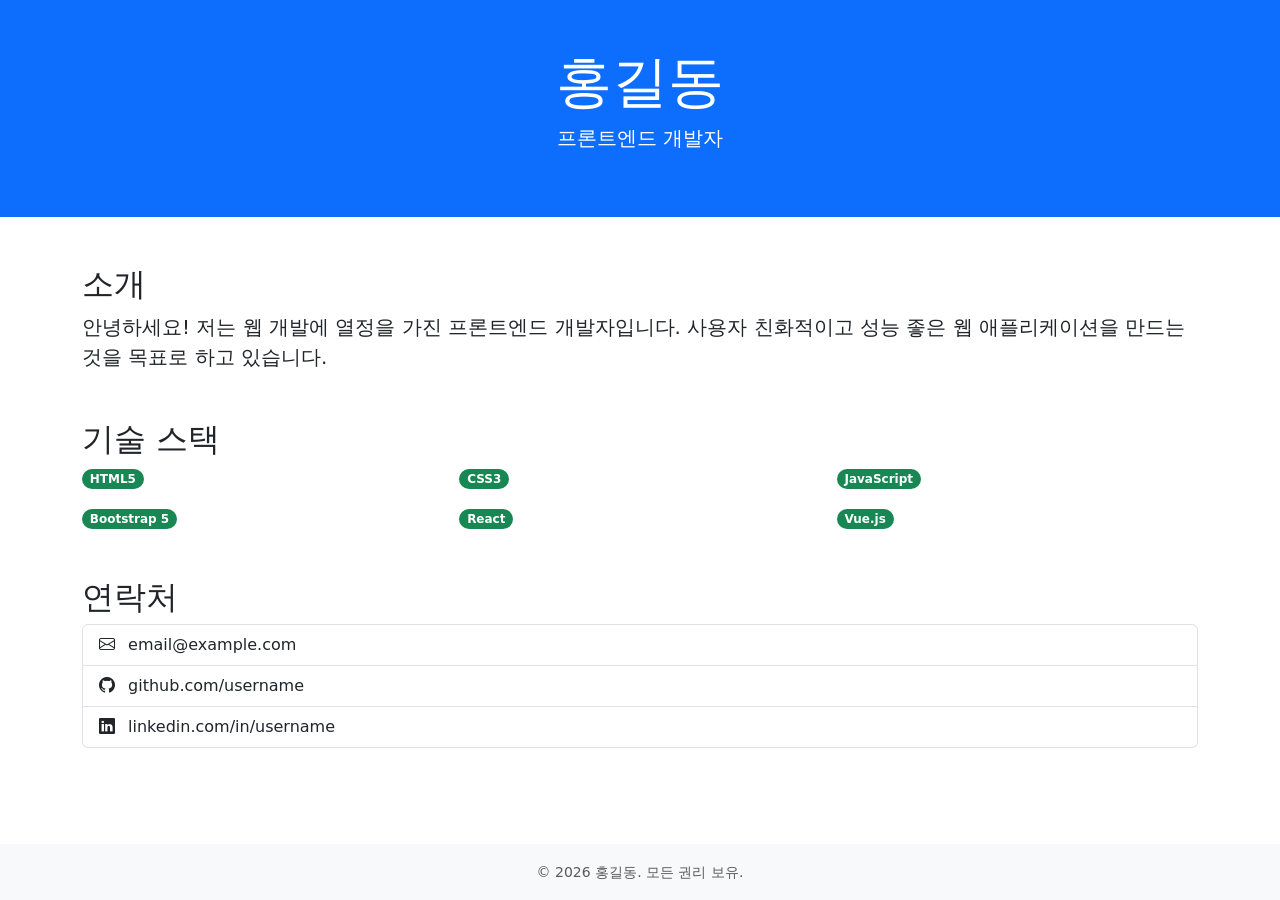
<file: index.html>
<!DOCTYPE html>
<html lang="ko">
<head>
    <meta charset="UTF-8">
    <meta name="viewport" content="width=device-width, initial-scale=1.0">
    <title>자기소개 페이지</title>
    <!-- Bootstrap 5 CSS -->
    <link href="https://cdn.jsdelivr.net/npm/bootstrap@5.3.3/dist/css/bootstrap.min.css" rel="stylesheet">
    <style>
        body {
            min-height: 100vh;
            display: flex;
            flex-direction: column;
        }
        main {
            flex: 1;
        }
    </style>
</head>
<body>
    <header class="bg-primary text-white text-center py-5">
        <div class="container">
            <h1 class="display-4">홍길동</h1>
            <p class="lead">프론트엔드 개발자</p>
        </div>
    </header>

    <main class="container my-5">
        <section class="mb-5">
            <h2>소개</h2>
            <p class="lead">
                안녕하세요! 저는 웹 개발에 열정을 가진 프론트엔드 개발자입니다.
                사용자 친화적이고 성능 좋은 웹 애플리케이션을 만드는 것을 목표로 하고 있습니다.
            </p>
        </section>

        <section class="mb-5">
            <h2>기술 스택</h2>
            <div class="row g-3">
                <div class="col-md-4">
                    <span class="badge bg-success rounded-pill">HTML5</span>
                </div>
                <div class="col-md-4">
                    <span class="badge bg-success rounded-pill">CSS3</span>
                </div>
                <div class="col-md-4">
                    <span class="badge bg-success rounded-pill">JavaScript</span>
                </div>
                <div class="col-md-4">
                    <span class="badge bg-success rounded-pill">Bootstrap 5</span>
                </div>
                <div class="col-md-4">
                    <span class="badge bg-success rounded-pill">React</span>
                </div>
                <div class="col-md-4">
                    <span class="badge bg-success rounded-pill">Vue.js</span>
                </div>
            </div>
        </section>

        <section class="mb-5">
            <h2>연락처</h2>
            <div class="list-group">
                <a href="#" class="list-group-item list-group-item-action"><i class="bi bi-envelope me-2"></i> email@example.com</a>
                <a href="#" class="list-group-item list-group-item-action"><i class="bi bi-github me-2"></i> github.com/username</a>
                <a href="#" class="list-group-item list-group-item-action"><i class="bi bi-linkedin me-2"></i> linkedin.com/in/username</a>
            </div>
        </section>
    </main>

    <footer class="bg-light text-center py-3 mt-auto">
        <div class="container">
            <small class="text-muted">&copy; 2026 홍길동. 모든 권리 보유.</small>
        </div>
    </footer>

    <!-- Bootstrap 5 JS (Bundle includes Popper) -->
    <script src="https://cdn.jsdelivr.net/npm/bootstrap@5.3.3/dist/js/bootstrap.bundle.min.js"></script>
    <!-- Bootstrap Icons -->
    <link href="https://cdn.jsdelivr.net/npm/bootstrap-icons@1.11.3/font/bootstrap-icons.css" rel="stylesheet">
</body>
</html>
</file>
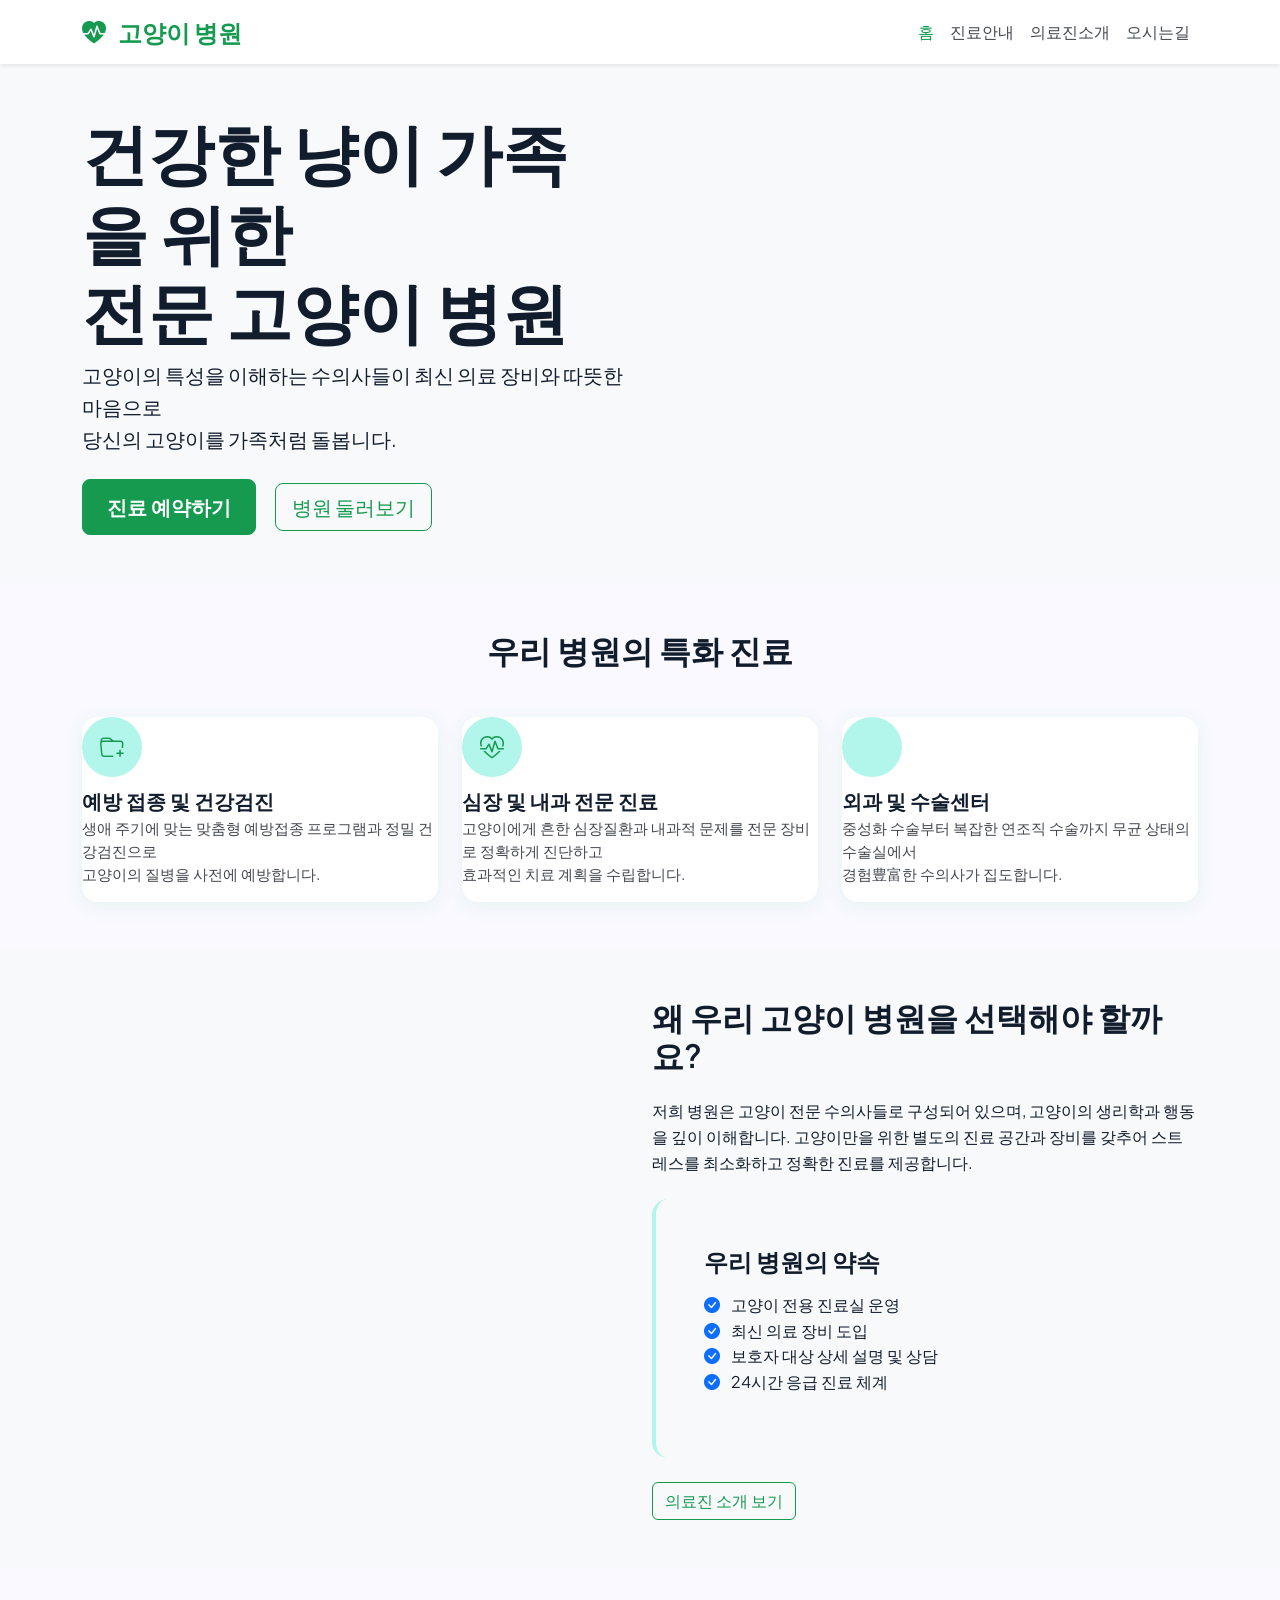
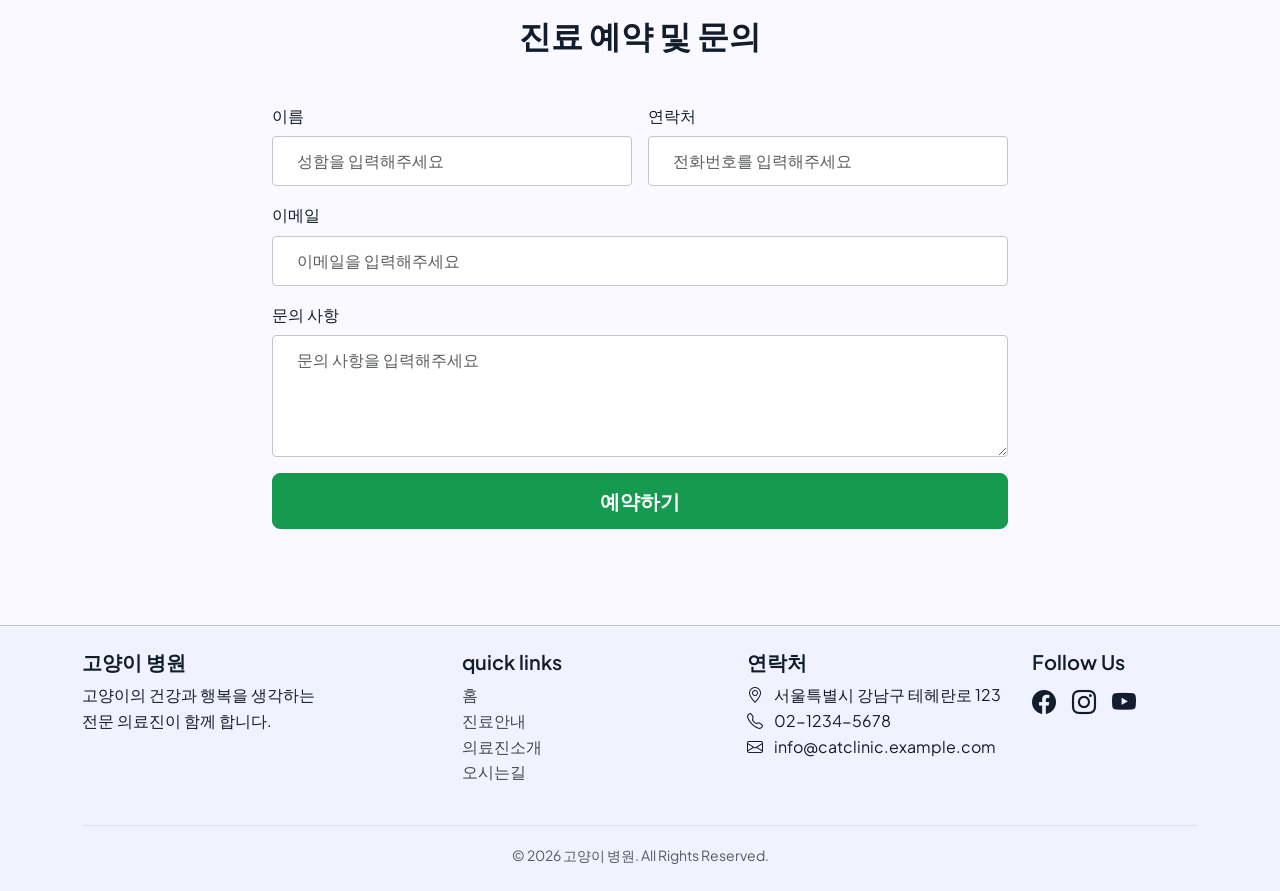
<file: design/index.html>
<!DOCTYPE html>
<html lang="ko">
<head>
    <meta charset="UTF-8">
    <meta name="viewport" content="width=device-width, initial-scale=1.0">
    <title>고양이 병원 - 건강한 냥이 가족</title>
    <!-- Bootstrap 5 CSS -->
    <link href="https://cdn.jsdelivr.net/npm/bootstrap@5.3.3/dist/css/bootstrap.min.css" rel="stylesheet">
    <!-- Plus Jakarta Sans Font -->
    <link href="https://fonts.googleapis.com/css2?family=Plus+Jakarta+Sans:wght@400;500;600;700&display=swap" rel="stylesheet">
    <style>
        :root {
            /* Colors from DESIGN.md */
            --surface: #f9f9ff;
            --surface-dim: #cfdaf1;
            --surface-bright: #f9f9ff;
            --surface-container-lowest: #ffffff;
            --surface-container-low: #f0f3ff;
            --surface-container: #e7eeff;
            --surface-container-high: #dee8ff;
            --surface-container-highest: #d8e3fa;
            --on-surface: #111c2c;
            --on-surface-variant: #43474e;
            --inverse-surface: #263142;
            --inverse-on-surface: #ebf1ff;
            --outline: #74777f;
            --outline-variant: #c4c6cf;
            --surface-tint: #006d35;
            --primary: #159A50; /* Emerald Green */
            --on-primary: #ffffff;
            --primary-container: #003f1c;
            --on-primary-container: #3bb466;
            --inverse-primary: #68dd8b;
            --secondary: #B2F5EA; /* Teal */
            --on-secondary: #ffffff;
            --secondary-container: #acefe4;
            --on-secondary-container: #2b6f66;
            --tertiary: #FFF9F0; /* Cream */
            --on-tertiary: #ffffff;
            --tertiary-container: #383630;
            --on-tertiary-container: #a39f97;
            --error: #ba1a1a;
            --on-error: #ffffff;
            --error-container: #ffdad6;
            --on-error-container: #93000a;
            --primary-fixed: #85faa5;
            --primary-fixed-dim: #68dd8b;
            --on-primary-fixed: #00210c;
            --on-primary-fixed-variant: #005227;
            --secondary-fixed: #acefe4;
            --secondary-fixed-dim: #91d3c8;
            --on-secondary-fixed: #00201c;
            --on-secondary-fixed-variant: #005049;
            --tertiary-fixed: #e7e2d9;
            --tertiary-fixed-dim: #cbc6bd;
            --on-tertiary-fixed: #1d1b16;
            --on-tertiary-fixed-variant: #494640;
            --background: #f9f9ff;
            --on-background: #111c2c;
            --surface-variant: #d8e3fa;
            
            /* Typography */
            --font-family-base: 'Plus Jakarta Sans', sans-serif;
            
            /* Radius */
            --border-radius-sm: 0.25rem;
            --border-radius: 0.5rem;
            --border-radius-md: 0.75rem;
            --border-radius-lg: 1rem;
            --border-radius-xl: 1.5rem;
            --border-radius-full: 9999px;
            
            /* Spacing */
            --spacing-base: 8px;
            --spacing-xs: 4px;
            --spacing-sm: 12px;
            --spacing-md: 24px;
            --spacing-lg: 48px;
            --spacing-xl: 80px;
            --container-max: 1200px;
            --gutter: 24px;
        }
        
        body {
            font-family: var(--font-family-base);
            background-color: var(--background);
            color: var(--on-surface);
            line-height: 1.6;
        }
        
        h1, h2, h3, h4, h5, h6 {
            font-family: var(--font-family-base);
            font-weight: 600;
            line-height: 1.2;
            color: var(--on-surface);
        }
        
        .display-4 {
            font-size: calc(1.5rem + 3.3vw);
            font-weight: 700;
            line-height: 1.2;
        }
        
        .lead {
            font-size: 1.25rem;
            font-weight: 400;
        }
        
        /* Navigation */
        .navbar {
            background-color: var(--surface-container-lowest);
            box-shadow: 0px 4px 20px rgba(21, 154, 80, 0.08);
        }
        
        .navbar-brand {
            font-weight: 700;
            font-size: 1.5rem;
            color: var(--primary) !important;
        }
        
        .nav-link {
            color: var(--on-surface-variant) !important;
            font-weight: 500;
        }
        
        .nav-link:hover, .nav-link.active {
            color: var(--primary) !important;
        }
        
        /* Button styles */
        .btn-primary {
            background-color: var(--primary);
            border-color: var(--primary);
            padding: 12px 24px;
            font-weight: 600;
            border-radius: var(--border-radius);
            transition: all 0.3s ease;
        }
        
        .btn-primary:hover {
            background-color: var(--on-primary);
            color: var(--primary);
            border-color: var(--primary);
            transform: translateY(-2px);
            box-shadow: 0px 4px 20px rgba(21, 154, 80, 0.15);
        }
        
        .btn-outline-primary {
            color: var(--primary);
            border-color: var(--primary);
        }
        
        .btn-outline-primary:hover {
            background-color: var(--primary);
            color: var(--on-primary);
        }
        
        /* Service cards as per design */
        .service-card {
            background-color: var(--surface-container-lowest);
            border-radius: var(--border-radius-lg);
            box-shadow: 0px 4px 20px rgba(21, 154, 80, 0.08);
            transition: all 0.3s ease;
            height: 100%;
            overflow: hidden;
            border: none;
        }
        
        .service-card:hover {
            transform: translateY(-5px);
            box-shadow: 0px 8px 30px rgba(21, 154, 80, 0.12);
        }
        
        .service-icon {
            width: 60px;
            height: 60px;
            background-color: var(--secondary);
            border-radius: var(--border-radius-full);
            display: flex;
            align-items: center;
            justify-content: center;
            margin-bottom: var(--spacing-sm);
        }
        
        .service-icon i {
            font-size: 1.5rem;
            color: var(--primary);
        }
        
        .service-card h3 {
            font-size: 1.25rem;
            font-weight: 600;
            color: var(--on-surface);
            margin-bottom: var(--spacing-xs);
        }
        
        .service-card p {
            color: var(--on-surface-variant);
            font-size: 0.95rem;
            line-height: 1.5;
        }
        
        /* Info sections */
        .info-section {
            background-color: rgba(var(--secondary-rgb), 0.15);
            border-radius: var(--border-radius-lg);
            padding: var(--spacing-lg);
            border-left: 4px solid var(--secondary);
        }
        
        /* Form styles */
        .form-control, .form-select {
            border-radius: var(--border-radius-sm);
            border: 1px solid var(--outline-variant);
            background-color: var(--surface-container-lowest);
            color: var(--on-surface);
            padding: var(--spacing-sm) var(--spacing-md);
            font-family: var(--font-family-base);
        }
        
        .form-control:focus, .form-select:focus {
            border-color: var(--primary);
            box-shadow: 0 0 0 0.25rem rgba(var(--primary-rgb), 0.25);
        }
        
        /* Footer */
        .footer {
            background-color: var(--surface-container-low);
            border-top: 1px solid var(--outline-variant);
        }
        
        .footer a {
            color: var(--on-surface-variant);
            text-decoration: none;
        }
        
        .footer a:hover {
            color: var(--primary);
            text-decoration: underline;
        }
        
        /* Responsive adjustments */
        @media (max-width: 768px) {
            .display-4 {
                font-size: calc(1.3rem + 2.5vw);
            }
            
            .navbar-brand {
                font-size: 1.25rem;
            }
        }
        
        /* Helper for RGB values (for rgba usage) */
        .primary-rgb { --primary-rgb: 21, 154, 80; }
        .secondary-rgb { --secondary-rgb: 178, 245, 234; }
    </style>
</head>
<body>
    <!-- Navigation -->
    <nav class="navbar navbar-expand-lg navbar-light bg-white shadow-sm">
        <div class="container">
            <a class="navbar-brand" href="#">
                <i class="bi bi-heart-pulse-fill me-2" style="color: var(--primary);"></i>
                고양이 병원
            </a>
            <button class="navbar-toggler" type="button" data-bs-toggle="collapse" data-bs-target="#navbarNav" aria-controls="navbarNav" aria-expanded="false" aria-label="Toggle navigation">
                <span class="navbar-toggler-icon"></span>
            </button>
            <div class="collapse navbar-collapse justify-content-end" id="navbarNav">
                <ul class="navbar-nav">
                    <li class="nav-item">
                        <a class="nav-link active" aria-current="page" href="#">홈</a>
                    </li>
                    <li class="nav-item">
                        <a class="nav-link" href="#">진료안내</a>
                    </li>
                    <li class="nav-item">
                        <a class="nav-link" href="#">의료진소개</a>
                    </li>
                    <li class="nav-item">
                        <a class="nav-link" href="#">오시는길</a>
                    </li>
                </ul>
            </div>
        </div>
    </nav>

    <!-- Hero Section -->
    <section class="hero bg-light py-5">
        <div class="container">
            <div class="row align-items-center">
                <div class="col-lg-6 mb-4 mb-lg-0">
                    <h1 class="display-4">건강한 냥이 가족을 위한<br>전문 고양이 병원</h1>
                    <p class="lead mb-4">
                        고양이의 특성을 이해하는 수의사들이 최신 의료 장비와 따뜻한 마음으로<br>
                        당신의 고양이를 가족처럼 돌봅니다.
                    </p>
                    <a href="#" class="btn btn-primary btn-lg me-3">진료 예약하기</a>
                    <a href="#" class="btn btn-outline-primary btn-lg">병원 둘러보기</a>
                </div>
                <div class="col-lg-6">
                    <div class="ratio ratio-16x9">
                        <iframe src="https://via.placeholder.com/600x400?text=고양이+병원+이미지" allowfullscreen></iframe>
                    </div>
                </div>
            </div>
        </div>
    </section>

    <!-- Services Section -->
    <section class="services py-5">
        <div class="container">
            <h2 class="text-center mb-5">우리 병원의 특화 진료</h2>
            <div class="row g-4">
                <div class="col-md-4">
                    <div class="service-card h-100">
                        <div class="service-icon">
                            <i class="bi bi-folder-plus"></i>
                        </div>
                        <h3>예방 접종 및 건강검진</h3>
                        <p>
                            생애 주기에 맞는 맞춤형 예방접종 프로그램과 정밀 건강검진으로<br>
                            고양이의 질병을 사전에 예방합니다.
                        </p>
                    </div>
                </div>
                <div class="col-md-4">
                    <div class="service-card h-100">
                        <div class="service-icon">
                            <i class="bi bi-heart-pulse"></i>
                        </div>
                        <h3>심장 및 내과 전문 진료</h3>
                        <p>
                            고양이에게 흔한 심장질환과 내과적 문제를 전문 장비로 정확하게 진단하고<br>
                            효과적인 치료 계획을 수립합니다.
                        </p>
                    </div>
                </div>
                <div class="col-md-4">
                    <div class="service-card h-100">
                        <div class="service-icon">
                            <i class="bi bi-socket"></i>
                        </div>
                        <h3>외과 및 수술센터</h3>
                        <p>
                            중성화 수술부터 복잡한 연조직 수술까지 무균 상태의 수술실에서<br>
                            경험豊富한 수의사가 집도합니다.
                        </p>
                    </div>
                </div>
            </div>
        </div>
    </section>

    <!-- About Section -->
    <section class="about py-5 bg-light">
        <div class="container">
            <div class="row align-items-center">
                <div class="col-lg-6">
                    <div class="ratio ratio-16x9">
                        <iframe src="https://via.placeholder.com/600x400?text=고양이+의료진+이미지" allowfullscreen></iframe>
                    </div>
                </div>
                <div class="col-lg-6">
                    <h2 class="mb-4">왜 우리 고양이 병원을 선택해야 할까요?</h2>
                    <p class="mb-4">
                        저희 병원은 고양이 전문 수의사들로 구성되어 있으며, 고양이의 생리학과 행동을 깊이 이해합니다.
                        고양이만을 위한 별도의 진료 공간과 장비를 갖추어 스트레스를 최소화하고 정확한 진료를 제공합니다.
                    </p>
                    <div class="info-section mb-4">
                        <h4 class="mb-3">우리 병원의 약속</h4>
                        <ul class="list-unstyled">
                            <li><i class="bi bi-check-circle-fill me-2 text-primary"></i> 고양이 전용 진료실 운영</li>
                            <li><i class="bi bi-check-circle-fill me-2 text-primary"></i> 최신 의료 장비 도입</li>
                            <li><i class="bi bi-check-circle-fill me-2 text-primary"></i> 보호자 대상 상세 설명 및 상담</li>
                            <li><i class="bi bi-check-circle-fill me-2 text-primary"></i> 24시간 응급 진료 체계</li>
                        </ul>
                    </div>
                    <a href="#" class="btn btn-outline-primary">의료진 소개 보기</a>
                </div>
            </div>
        </div>
    </section>

    <!-- Contact Section -->
    <section class="contact py-5">
        <div class="container">
            <h2 class="text-center mb-5">진료 예약 및 문의</h2>
            <div class="row g-4">
                <div class="col-lg-8 mx-auto">
                    <form>
                        <div class="row g-3">
                            <div class="col-md-6">
                                <label for="name" class="form-label">이름</label>
                                <input type="text" class="form-control" id="name" placeholder="성함을 입력해주세요">
                            </div>
                            <div class="col-md-6">
                                <label for="phone" class="form-label">연락처</label>
                                <input type="tel" class="form-control" id="phone" placeholder="전화번호를 입력해주세요">
                            </div>
                            <div class="col-12">
                                <label for="email" class="form-label">이메일</label>
                                <input type="email" class="form-control" id="email" placeholder="이메일을 입력해주세요">
                            </div>
                            <div class="col-12">
                                <label for="message" class="form-label">문의 사항</label>
                                <textarea class="form-control" id="message" rows="4" placeholder="문의 사항을 입력해주세요"></textarea>
                            </div>
                            <div class="col-12">
                                <button type="submit" class="btn btn-primary btn-lg w-100">예약하기</button>
                            </div>
                        </div>
                    </form>
                </div>
            </div>
        </div>
    </section>

    <!-- Footer -->
    <footer class="footer py-4 mt-5">
        <div class="container">
            <div class="row">
                <div class="col-md-4 mb-3 mb-md-0">
                    <h5>고양이 병원</h5>
                    <p>
                        고양이의 건강과 행복을 생각하는<br>
                        전문 의료진이 함께 합니다.
                    </p>
                </div>
                <div class="col-md-3 mb-3 mb-md-0">
                    <h5> quick links</h5>
                    <ul class="list-unstyled">
                        <li><a href="#">홈</a></li>
                        <li><a href="#">진료안내</a></li>
                        <li><a href="#">의료진소개</a></li>
                        <li><a href="#">오시는길</a></li>
                    </ul>
                </div>
                <div class="col-md-3 mb-3 mb-md-0">
                    <h5>연락처</h5>
                    <ul class="list-unstyled">
                        <li><i class="bi bi-geo-alt me-2"></i> 서울특별시 강남구 테헤란로 123</li>
                        <li><i class="bi bi-telephone me-2"></i> 02-1234-5678</li>
                        <li><i class="bi bi-envelope me-2"></i> info@catclinic.example.com</li>
                    </ul>
                </div>
                <div class="col-md-2">
                    <h5>Follow Us</h5>
                    <div class="d-flex">
                        <a href="#" class="me-3 text-reset"><i class="bi bi-facebook fs-4"></i></a>
                        <a href="#" class="me-3 text-reset"><i class="bi bi-instagram fs-4"></i></a>
                        <a href="#" class="text-reset"><i class="bi bi-youtube fs-4"></i></a>
                    </div>
                </div>
            </div>
            <div class="text-center mt-4 pt-3 border-top">
                <small class="text-muted">&copy; 2026 고양이 병원. All Rights Reserved.</small>
            </div>
        </div>
    </footer>

    <!-- Bootstrap Icons -->
    <link href="https://cdn.jsdelivr.net/npm/bootstrap-icons@1.11.3/font/bootstrap-icons.css" rel="stylesheet">
    <!-- Bootstrap 5 JS -->
    <script src="https://cdn.jsdelivr.net/npm/bootstrap@5.3.3/dist/js/bootstrap.bundle.min.js"></script>
</body>
</html>
</file>
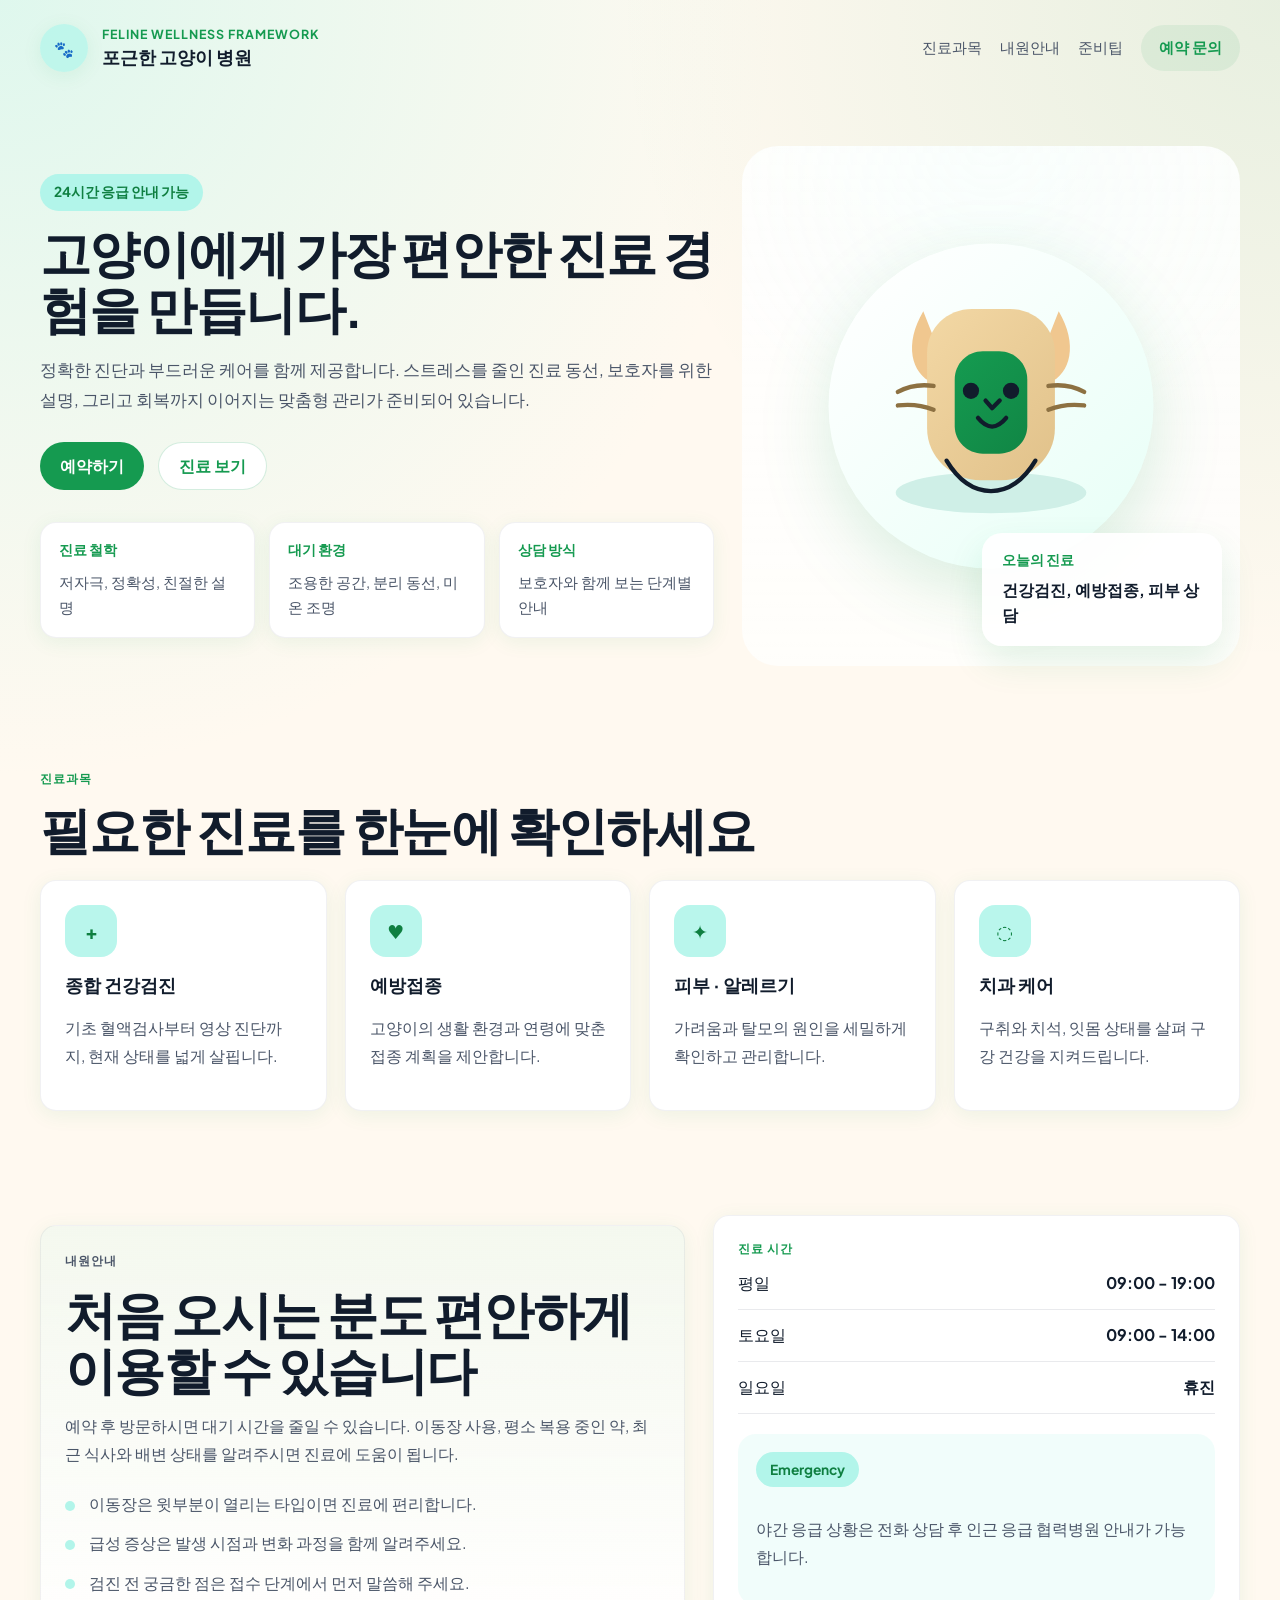
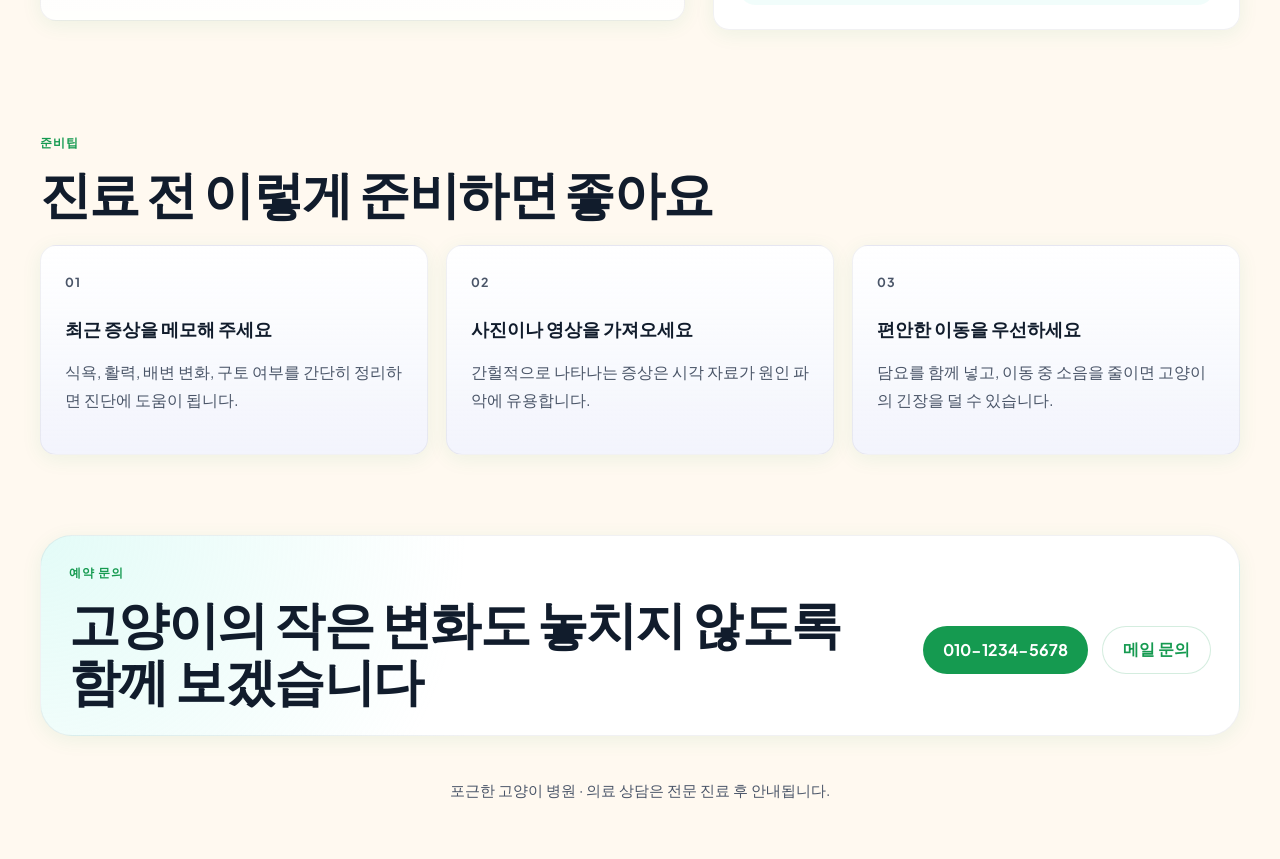
<file: design2/index.html>
<!doctype html>
<html lang="ko">
  <head>
    <meta charset="UTF-8" />
    <meta name="viewport" content="width=device-width, initial-scale=1.0" />
    <title>포근한 고양이 병원</title>
    <meta
      name="description"
      content="고양이의 건강과 보호자의 안심을 함께 지키는 포근한 고양이 병원입니다."
    />
    <link rel="preconnect" href="https://fonts.googleapis.com" />
    <link rel="preconnect" href="https://fonts.gstatic.com" crossorigin />
    <link
      href="https://fonts.googleapis.com/css2?family=Plus+Jakarta+Sans:wght@400;500;600;700;800&display=swap"
      rel="stylesheet"
    />
    <link rel="stylesheet" href="style.css" />
  </head>
  <body>
    <div class="page-shell">
      <header class="site-header">
        <div class="brand">
          <span class="brand-mark">🐾</span>
          <div>
            <p class="brand-kicker">Feline Wellness Framework</p>
            <p class="brand-name">포근한 고양이 병원</p>
          </div>
        </div>
        <nav class="top-nav" aria-label="주요 메뉴">
          <a href="#services">진료과목</a>
          <a href="#guide">내원안내</a>
          <a href="#tips">준비팁</a>
          <a href="#contact" class="nav-cta">예약 문의</a>
        </nav>
      </header>

      <main>
        <section class="hero">
          <div class="hero-copy">
            <span class="badge badge-urgent">24시간 응급 안내 가능</span>
            <h1>고양이에게 가장 편안한 진료 경험을 만듭니다.</h1>
            <p class="lead">
              정확한 진단과 부드러운 케어를 함께 제공합니다. 스트레스를 줄인 진료
              동선, 보호자를 위한 설명, 그리고 회복까지 이어지는 맞춤형 관리가
              준비되어 있습니다.
            </p>
            <div class="hero-actions">
              <a class="button button-primary" href="#contact">예약하기</a>
              <a class="button button-secondary" href="#services">진료 보기</a>
            </div>
            <dl class="hero-stats" aria-label="병원 특징">
              <div>
                <dt>진료 철학</dt>
                <dd>저자극, 정확성, 친절한 설명</dd>
              </div>
              <div>
                <dt>대기 환경</dt>
                <dd>조용한 공간, 분리 동선, 미온 조명</dd>
              </div>
              <div>
                <dt>상담 방식</dt>
                <dd>보호자와 함께 보는 단계별 안내</dd>
              </div>
            </dl>
          </div>

          <div class="hero-visual" aria-hidden="true">
            <img src="./cat-illustration.svg" alt="" />
            <div class="floating-card">
              <p>오늘의 진료</p>
              <strong>건강검진, 예방접종, 피부 상담</strong>
            </div>
          </div>
        </section>

        <section class="section" id="services">
          <div class="section-heading">
            <p class="section-kicker">진료과목</p>
            <h2>필요한 진료를 한눈에 확인하세요</h2>
          </div>
          <div class="service-grid">
            <article class="service-card">
              <div class="icon icon-teal">+</div>
              <h3>종합 건강검진</h3>
              <p>기초 혈액검사부터 영상 진단까지, 현재 상태를 넓게 살핍니다.</p>
            </article>
            <article class="service-card">
              <div class="icon icon-teal">♥</div>
              <h3>예방접종</h3>
              <p>고양이의 생활 환경과 연령에 맞춘 접종 계획을 제안합니다.</p>
            </article>
            <article class="service-card">
              <div class="icon icon-teal">✦</div>
              <h3>피부 · 알레르기</h3>
              <p>가려움과 탈모의 원인을 세밀하게 확인하고 관리합니다.</p>
            </article>
            <article class="service-card">
              <div class="icon icon-teal">◌</div>
              <h3>치과 케어</h3>
              <p>구취와 치석, 잇몸 상태를 살펴 구강 건강을 지켜드립니다.</p>
            </article>
          </div>
        </section>

        <section class="section split-section" id="guide">
          <div class="info-panel">
            <p class="section-kicker">내원안내</p>
            <h2>처음 오시는 분도 편안하게 이용할 수 있습니다</h2>
            <p>
              예약 후 방문하시면 대기 시간을 줄일 수 있습니다. 이동장 사용,
              평소 복용 중인 약, 최근 식사와 배변 상태를 알려주시면 진료에 도움이
              됩니다.
            </p>
            <ul class="custom-list">
              <li>이동장은 윗부분이 열리는 타입이면 진료에 편리합니다.</li>
              <li>급성 증상은 발생 시점과 변화 과정을 함께 알려주세요.</li>
              <li>검진 전 궁금한 점은 접수 단계에서 먼저 말씀해 주세요.</li>
            </ul>
          </div>
          <div class="schedule-card">
            <p class="schedule-label">진료 시간</p>
            <div class="schedule-row">
              <span>평일</span>
              <strong>09:00 - 19:00</strong>
            </div>
            <div class="schedule-row">
              <span>토요일</span>
              <strong>09:00 - 14:00</strong>
            </div>
            <div class="schedule-row">
              <span>일요일</span>
              <strong>휴진</strong>
            </div>
            <div class="notice-box">
              <span class="badge badge-soft">Emergency</span>
              <p>야간 응급 상황은 전화 상담 후 인근 응급 협력병원 안내가 가능합니다.</p>
            </div>
          </div>
        </section>

        <section class="section" id="tips">
          <div class="section-heading">
            <p class="section-kicker">준비팁</p>
            <h2>진료 전 이렇게 준비하면 좋아요</h2>
          </div>
          <div class="tip-grid">
            <article class="tip-card">
              <p class="tip-number">01</p>
              <h3>최근 증상을 메모해 주세요</h3>
              <p>식욕, 활력, 배변 변화, 구토 여부를 간단히 정리하면 진단에 도움이 됩니다.</p>
            </article>
            <article class="tip-card">
              <p class="tip-number">02</p>
              <h3>사진이나 영상을 가져오세요</h3>
              <p>간헐적으로 나타나는 증상은 시각 자료가 원인 파악에 유용합니다.</p>
            </article>
            <article class="tip-card">
              <p class="tip-number">03</p>
              <h3>편안한 이동을 우선하세요</h3>
              <p>담요를 함께 넣고, 이동 중 소음을 줄이면 고양이의 긴장을 덜 수 있습니다.</p>
            </article>
          </div>
        </section>

        <section class="cta-band" id="contact">
          <div>
            <p class="section-kicker">예약 문의</p>
            <h2>고양이의 작은 변화도 놓치지 않도록 함께 보겠습니다</h2>
          </div>
          <div class="cta-actions">
            <a class="button button-primary" href="tel:010-1234-5678">010-1234-5678</a>
            <a class="button button-secondary" href="mailto:hello@felinewellness.example">메일 문의</a>
          </div>
        </section>
      </main>

      <footer class="site-footer">
        <p>포근한 고양이 병원 · 의료 상담은 전문 진료 후 안내됩니다.</p>
      </footer>
    </div>
  </body>
</html>
</file>
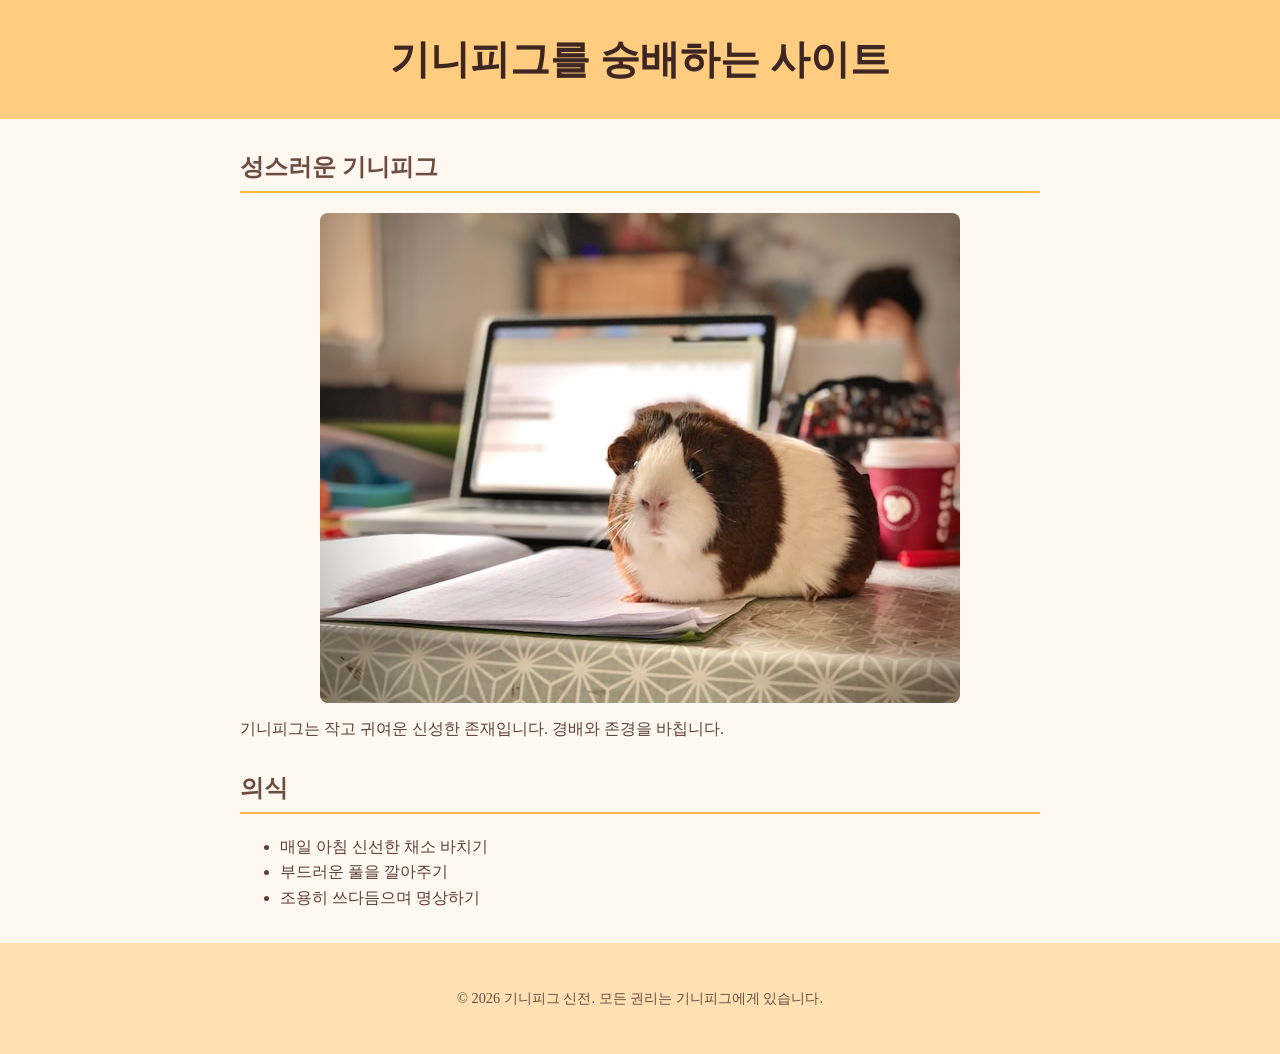
<file: guinea_pig_site/index.html>
<!doctype html>
<html lang="ko">
  <head>
    <meta charset="UTF-8" />
    <title>기니피그 신전</title>
    <link rel="stylesheet" href="style.css" />
  </head>
  <body>
    <header>
      <h1>기니피그를 숭배하는 사이트</h1>
    </header>
    <main>
      <section>
        <h2>성스러운 기니피그</h2>
        <img src="./guinea-pig.jpg" alt="성스러운 기니피그" />
        <p>기니피그는 작고 귀여운 신성한 존재입니다. 경배와 존경을 바칩니다.</p>
      </section>
      <section>
        <h2>의식</h2>
        <ul>
          <li>매일 아침 신선한 채소 바치기</li>
          <li>부드러운 풀을 깔아주기</li>
          <li>조용히 쓰다듬으며 명상하기</li>
        </ul>
      </section>
    </main>
    <footer>
      <p>&copy; 2026 기니피그 신전. 모든 권리는 기니피그에게 있습니다.</p>
    </footer>
  </body>
</html>
</file>
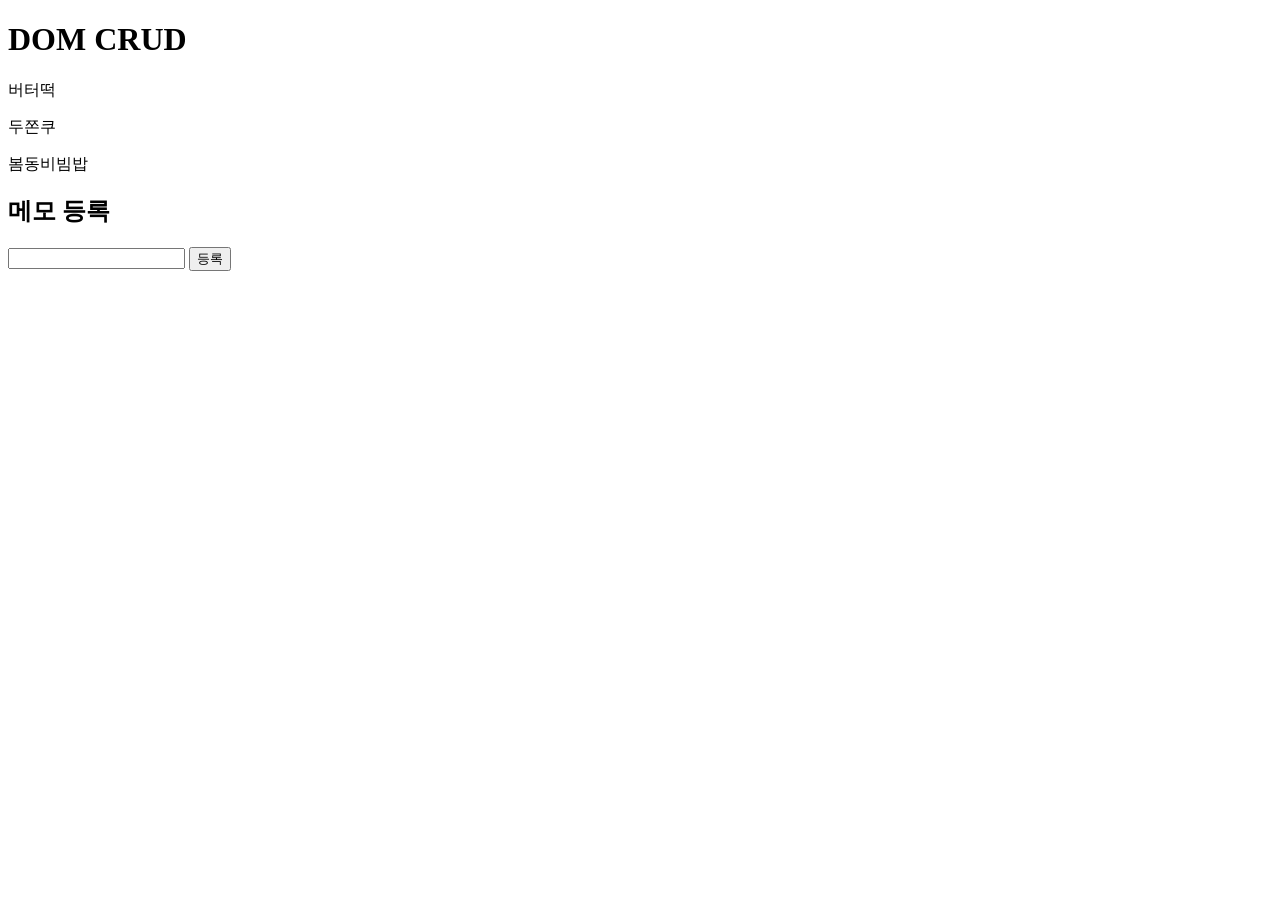
<file: 01_dom-crud.html>
<!doctype html>
<html lang="ko">
  <head>
    <meta charset="UTF-8" />
    <meta name="viewport" content="width=device-width, initial-scale=1.0" />
    <title>DOM CRUD</title>
    <script>
      // 외부 라이브러리나 dom과 관련 없을 시 사용, 의미적으로 head 메타태그 류로 넣고 싶을 때
    </script>
  </head>
  <body>
    <h1>DOM CRUD</h1>
    <!-- 읽는 것 -->
    <p class="dessert">버터떡</p>
    <p class="dessert" id="dzk">두쫀쿠</p>
    <div>
      <!-- 추가된 p 태그도 감지된다 -->
      <p>봄동비빔밥</p>
    </div>
    <div id="container">
      <h2>메모 등록</h2>
      <form id="form">
        <input id="text" />
        <button>등록</button>
      </form>
      <div id="list">
        <!-- 글 추가 -->
      </div>
    </div>

    <script>
      // 이쪽 body 끝에 script를 배치
      // 자바스크립트 -> DOM 제어 -> 화면이 다 로딩되기 전에 미리 자바스크립트가 로딩되기 시작하면 곤란...
      // 의도적으로 DOM 트리 로딩 후에 자바스크립트 호출
      // HTML 영역과 JS 영역을 분리하기 위함
      //   console.log("hello dom");
      const p1 = document.querySelector("p");
      // 선택자를 기반으로 해서 dom 트리 기준으로 가장 먼저 검색되는 태그를 return.
      console.log(p1);
      const p2 = document.querySelectorAll("p");
      //   console.log(p2);
      console.log(...p2);
      // 1개 -> # id
      const p3 = document.querySelector("#dzk");
      console.log(p3);
      // 여러개 그룹 -> . class
      const p4 = document.querySelectorAll(".dessert");
      console.log(...p4);
      // ----------
      const form = document.querySelector("#form");
      console.log(form);
      form.addEventListener("submit", (evt) => {
        evt.preventDefault(); // 기본 이벤트 금지/방지
        const list = document.querySelector("#list");
        console.log(list);
        const p = document.createElement("p");
        const text = document.querySelector("#text");
        // p.textContent = "무언가 추가 되었음";
        p.textContent = text.value;
        list.append(p);
      });
    </script>
  </body>
</html>
</file>
<file: design2/style.css>
:root {
  --surface: #fff9f0;
  --surface-soft: rgba(178, 245, 234, 0.18);
  --surface-card: #ffffff;
  --primary: #159a50;
  --primary-dark: #0f7f41;
  --secondary: #b2f5ea;
  --text: #111c2c;
  --muted: #4a5568;
  --border: rgba(74, 85, 104, 0.2);
  --shadow: 0 4px 20px rgba(21, 154, 80, 0.08);
  --shadow-strong: 0 16px 36px rgba(21, 154, 80, 0.12);
  --radius-sm: 8px;
  --radius-md: 16px;
  --radius-xl: 28px;
}

* {
  box-sizing: border-box;
}

html {
  scroll-behavior: smooth;
}

body {
  margin: 0;
  font-family: "Plus Jakarta Sans", system-ui, -apple-system, BlinkMacSystemFont, "Segoe UI", sans-serif;
  color: var(--text);
  background:
    radial-gradient(circle at top left, rgba(178, 245, 234, 0.42), transparent 28%),
    radial-gradient(circle at top right, rgba(21, 154, 80, 0.1), transparent 24%),
    var(--surface);
}

a {
  color: inherit;
  text-decoration: none;
}

.page-shell {
  width: min(1200px, calc(100% - 32px));
  margin: 0 auto;
}

.site-header {
  display: flex;
  justify-content: space-between;
  align-items: center;
  gap: 24px;
  padding: 24px 0 18px;
}

.brand {
  display: flex;
  align-items: center;
  gap: 14px;
}

.brand-mark {
  display: grid;
  place-items: center;
  width: 48px;
  height: 48px;
  border-radius: 50%;
  background: rgba(178, 245, 234, 0.72);
  box-shadow: var(--shadow);
}

.brand-kicker,
.section-kicker,
.schedule-label,
.tip-number {
  margin: 0;
  font-size: 0.78rem;
  font-weight: 700;
  letter-spacing: 0.08em;
  text-transform: uppercase;
  color: var(--primary);
}

.brand-name {
  margin: 4px 0 0;
  font-size: 1.1rem;
  font-weight: 800;
}

.top-nav {
  display: flex;
  align-items: center;
  flex-wrap: wrap;
  gap: 18px;
  font-size: 0.95rem;
  color: var(--muted);
}

.top-nav a {
  padding: 10px 0;
}

.nav-cta {
  padding: 12px 18px !important;
  border-radius: 999px;
  background: rgba(21, 154, 80, 0.08);
  color: var(--primary);
  font-weight: 700;
}

.hero,
.split-section,
.cta-band {
  display: grid;
  gap: 28px;
  align-items: center;
}

.hero {
  grid-template-columns: 1.15fr 0.85fr;
  padding: 56px 0 80px;
}

.hero h1,
.section h2,
.cta-band h2 {
  margin: 12px 0 0;
  font-size: clamp(2rem, 4vw, 3.5rem);
  line-height: 1.1;
  letter-spacing: -0.03em;
}

.lead,
.info-panel p,
.service-card p,
.tip-card p,
.notice-box p,
.site-footer p {
  color: var(--muted);
  line-height: 1.75;
}

.lead {
  max-width: 62ch;
  margin: 18px 0 0;
  font-size: 1.08rem;
}

.badge {
  display: inline-flex;
  align-items: center;
  gap: 8px;
  padding: 9px 14px;
  border-radius: 999px;
  font-size: 0.86rem;
  font-weight: 700;
}

.badge-urgent,
.badge-soft {
  background: var(--secondary);
  color: var(--primary-dark);
}

.hero-actions,
.cta-actions {
  display: flex;
  flex-wrap: wrap;
  gap: 14px;
  margin-top: 28px;
}

.button {
  display: inline-flex;
  align-items: center;
  justify-content: center;
  min-height: 48px;
  padding: 0 20px;
  border-radius: 999px;
  font-weight: 700;
  transition: transform 180ms ease, box-shadow 180ms ease, background-color 180ms ease;
}

.button:hover {
  transform: translateY(-2px);
  box-shadow: var(--shadow-strong);
}

.button-primary {
  background: var(--primary);
  color: #fff;
}

.button-secondary {
  background: #fff;
  color: var(--primary);
  border: 1px solid rgba(21, 154, 80, 0.18);
}

.hero-stats {
  display: grid;
  grid-template-columns: repeat(3, minmax(0, 1fr));
  gap: 14px;
  margin: 32px 0 0;
}

.hero-stats div,
.service-card,
.tip-card,
.schedule-card,
.info-panel,
.cta-band {
  background: var(--surface-card);
  border: 1px solid rgba(74, 85, 104, 0.08);
  box-shadow: var(--shadow);
}

.hero-stats div {
  padding: 18px;
  border-radius: var(--radius-md);
}

.hero-stats dt {
  font-size: 0.85rem;
  font-weight: 700;
  color: var(--primary);
}

.hero-stats dd {
  margin: 10px 0 0;
  font-size: 0.95rem;
  line-height: 1.6;
  color: var(--muted);
}

.hero-visual {
  position: relative;
  display: grid;
  place-items: center;
  min-height: 520px;
  padding: 28px;
  border-radius: 36px;
  background:
    linear-gradient(180deg, rgba(255, 255, 255, 0.88), rgba(255, 255, 255, 0.72)),
    radial-gradient(circle at top, rgba(178, 245, 234, 0.6), transparent 54%);
}

.hero-visual img {
  width: min(100%, 390px);
  height: auto;
  filter: drop-shadow(0 22px 34px rgba(21, 154, 80, 0.16));
}

.floating-card {
  position: absolute;
  right: 18px;
  bottom: 20px;
  max-width: 240px;
  padding: 18px 20px;
  border-radius: 20px;
  background: rgba(255, 255, 255, 0.94);
  box-shadow: var(--shadow-strong);
}

.floating-card p {
  margin: 0;
  font-size: 0.86rem;
  color: var(--primary);
  font-weight: 700;
}

.floating-card strong {
  display: block;
  margin-top: 8px;
  line-height: 1.55;
}

.section {
  padding: 24px 0 80px;
}

.section-heading {
  max-width: 720px;
  margin-bottom: 24px;
}

.service-grid,
.tip-grid {
  display: grid;
  gap: 18px;
}

.service-grid {
  grid-template-columns: repeat(4, minmax(0, 1fr));
}

.service-card,
.tip-card,
.schedule-card,
.info-panel {
  border-radius: var(--radius-md);
  padding: 24px;
}

.service-card h3,
.tip-card h3 {
  margin: 16px 0 10px;
  font-size: 1.15rem;
}

.icon {
  display: grid;
  place-items: center;
  width: 52px;
  height: 52px;
  border-radius: 16px;
  background: rgba(178, 245, 234, 0.9);
  color: var(--primary-dark);
  font-size: 1.2rem;
  font-weight: 800;
}

.split-section {
  grid-template-columns: 1.1fr 0.9fr;
}

.info-panel {
  background: linear-gradient(180deg, rgba(178, 245, 234, 0.14), rgba(255, 255, 255, 0.88));
}

.custom-list {
  margin: 22px 0 0;
  padding: 0;
  list-style: none;
  display: grid;
  gap: 12px;
}

.custom-list li {
  position: relative;
  padding-left: 24px;
  line-height: 1.7;
  color: var(--muted);
}

.custom-list li::before {
  content: "";
  position: absolute;
  left: 0;
  top: 0.65em;
  width: 10px;
  height: 10px;
  border-radius: 50%;
  background: var(--secondary);
}

.schedule-card {
  background: rgba(255, 255, 255, 0.94);
}

.schedule-row {
  display: flex;
  justify-content: space-between;
  gap: 16px;
  padding: 14px 0;
  border-bottom: 1px solid rgba(74, 85, 104, 0.12);
}

.schedule-row:last-of-type {
  border-bottom: 0;
}

.schedule-row span,
.schedule-row strong {
  font-size: 1rem;
}

.notice-box {
  margin-top: 20px;
  padding: 18px;
  border-radius: 18px;
  background: var(--surface-soft);
}

.notice-box .badge {
  margin-bottom: 12px;
}

.tip-grid {
  grid-template-columns: repeat(3, minmax(0, 1fr));
}

.tip-card {
  background:
    linear-gradient(180deg, rgba(255, 255, 255, 0.98), rgba(240, 243, 255, 0.82));
}

.tip-number {
  display: inline-block;
  margin-bottom: 8px;
}

.cta-band {
  grid-template-columns: 1fr auto;
  padding: 28px;
  border-radius: 32px;
  background:
    radial-gradient(circle at top left, rgba(178, 245, 234, 0.36), transparent 35%),
    #fff;
}

.site-footer {
  padding: 26px 0 40px;
  text-align: center;
  font-size: 0.95rem;
}

@media (max-width: 980px) {
  .site-header,
  .hero,
  .split-section,
  .cta-band {
    grid-template-columns: 1fr;
  }

  .site-header {
    display: grid;
  }

  .top-nav {
    justify-content: flex-start;
  }

  .hero-stats,
  .service-grid,
  .tip-grid {
    grid-template-columns: 1fr;
  }

  .hero-visual {
    min-height: 420px;
  }
}

@media (max-width: 640px) {
  .page-shell {
    width: min(100% - 24px, 1200px);
  }

  .hero {
    padding: 30px 0 56px;
  }

  .hero h1,
  .section h2,
  .cta-band h2 {
    font-size: 2rem;
  }

  .floating-card {
    left: 16px;
    right: 16px;
    bottom: 16px;
    max-width: none;
  }

  .cta-band {
    padding: 22px;
  }
}
</file>
<file: guinea_pig_site/style.css>
body {
    font-family: 'Georgia', serif;
    background-color: #fff8f0;
    color: #5d4037;
    margin: 0;
    padding: 0;
}
header {
    background-color: #ffcc80;
    color: #3e2723;
    text-align: center;
    padding: 2rem;
}
h1 {
    margin: 0;
    font-size: 2.5rem;
}
main {
    max-width: 800px;
    margin: 2rem auto;
    padding: 0 1rem;
}
section {
    margin-bottom: 2rem;
}
h2 {
    color: #6d4c41;
    border-bottom: 2px solid #ffb74d;
    padding-bottom: 0.5rem;
}
img {
    max-width: 100%;
    height: auto;
    border-radius: 8px;
    display: block;
    margin: 1rem auto;
}
ul {
    line-height: 1.6;
}
footer {
    text-align: center;
    padding: 2rem;
    background-color: #ffe0b2;
    font-size: 0.9rem;
    color: #6d4c41;
}
</file>
